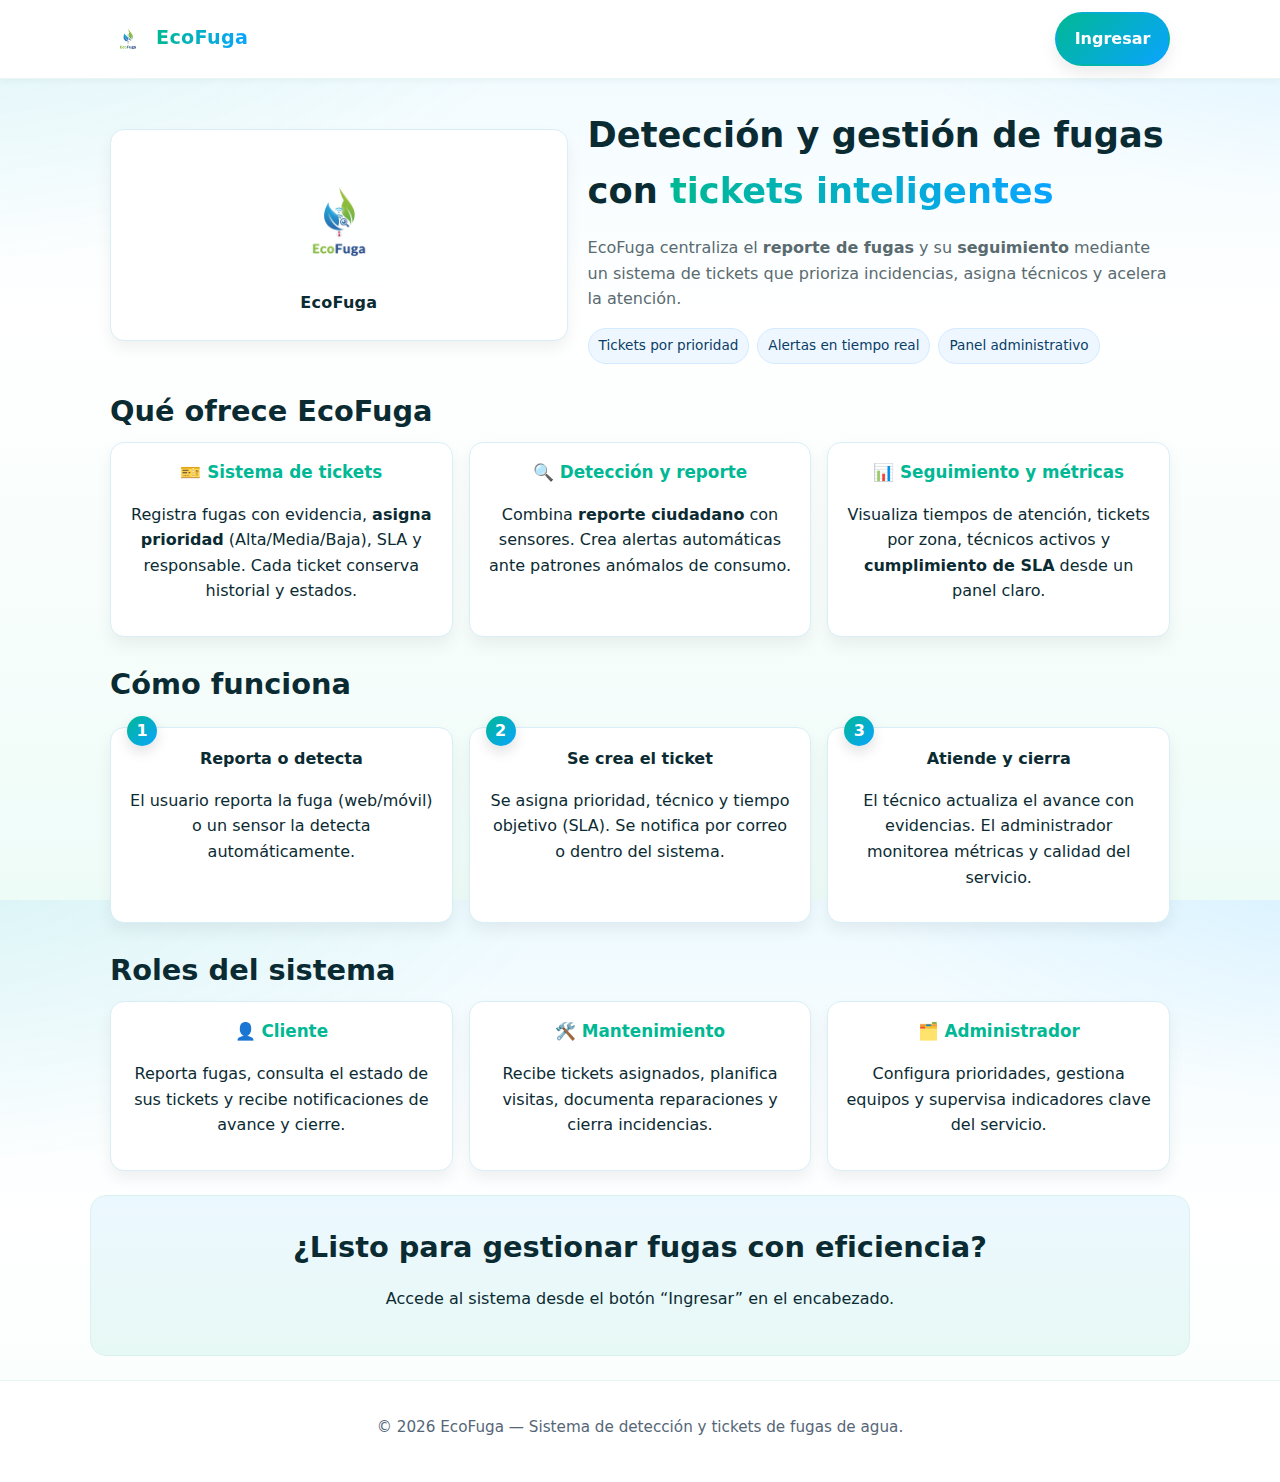
<file: Ecofuga10B-main/FrontEnd/index.html>
<!DOCTYPE html>
<html lang="es">
<head>
  <meta charset="UTF-8" />
  <meta name="viewport" content="width=device-width, initial-scale=1.0" />
  <title>EcoFuga | Sistema de Detección de Fugas y Tickets</title>
  <link rel="stylesheet" href="styles.css" />
  <meta name="description" content="EcoFuga: Reporta y gestiona fugas de agua con un sistema de tickets, panel de seguimiento y roles para clientes, administradores y técnicos.">
<link rel="manifest" href="manifest.webmanifest">
<meta name="theme-color" content="#0aa4ff">
<!-- Favicon para navegadores -->
<link rel="icon" href="icons/icon-72.png" type="image/png">

</head>
<body>
  <!-- Encabezado -->
  <header class="site-header">
    <div class="header-inner">
      <div class="header-brand">
        <!-- ========= LÍNEA PARA CAMBIAR SOLO LA RUTA DEL LOGO ========= -->
        <img class="logo" src="logotipo.jpg" alt="Logo EcoFuga" />
        <!-- ^ Cambia ÚNICAMENTE el valor de src para actualizar la imagen -->
        <span class="brand">EcoFuga</span>
      </div>

      <nav class="header-actions" aria-label="Acciones principales">
        <a class="btn btn-primary" href="auth.html">Ingresar</a>
      </nav>
    </div>
  </header>

  <main>
    <!-- HERO con logo grande en contenedor -->
    <section class="container hero" id="inicio">
      <div class="hero-grid">
        <div class="hero-media">
          <div class="hero-logo-card card">
            <!-- Si deseas, puedes usar la MISMA imagen del header aquí también -->
            <img class="hero-logo" src="logotipo.jpg" alt="Logo EcoFuga">
            <p class="hero-logo-caption">EcoFuga</p>
          </div>
        </div>

        <div class="hero-copy">
          <h1>Detección y gestión de fugas con <span class="grad">tickets inteligentes</span></h1>
          <p class="lead">
            EcoFuga centraliza el <strong>reporte de fugas</strong> y su <strong>seguimiento</strong> mediante un
            sistema de tickets que prioriza incidencias, asigna técnicos y acelera la atención.
          </p>
          <!-- Se retiraron los botones del hero para evitar duplicados -->
          <ul class="hero-badges">
            <li class="badge">Tickets por prioridad</li>
            <li class="badge">Alertas en tiempo real</li>
            <li class="badge">Panel administrativo</li>
          </ul>
        </div>
      </div>
    </section>

    <!-- QUÉ OFRECE -->
    <section class="container" id="ofrece" aria-labelledby="ofrece-title">
      <h2 id="ofrece-title">Qué ofrece EcoFuga</h2>
      <div class="grid-3">
        <article class="card">
          <h3>🎫 Sistema de tickets</h3>
          <p>Registra fugas con evidencia, <strong>asigna prioridad</strong> (Alta/Media/Baja), SLA y responsable. Cada ticket conserva historial y estados.</p>
        </article>
        <article class="card">
          <h3>🔍 Detección y reporte</h3>
          <p>Combina <strong>reporte ciudadano</strong> con sensores. Crea alertas automáticas ante patrones anómalos de consumo.</p>
        </article>
        <article class="card">
          <h3>📊 Seguimiento y métricas</h3>
          <p>Visualiza tiempos de atención, tickets por zona, técnicos activos y <strong>cumplimiento de SLA</strong> desde un panel claro.</p>
        </article>
      </div>
    </section>

    <!-- CÓMO FUNCIONA (con botón "Ver qué ofrecemos" a un costado) -->
    <section class="container" id="como-funciona" aria-labelledby="como-title">
      <div class="section-head">
        <h2 id="como-title">Cómo funciona</h2>
      </div>

      <div class="steps">
        <div class="step card">
          <span class="step-num">1</span>
          <h4>Reporta o detecta</h4>
          <p>El usuario reporta la fuga (web/móvil) o un sensor la detecta automáticamente.</p>
        </div>
        <div class="step card">
          <span class="step-num">2</span>
          <h4>Se crea el ticket</h4>
          <p>Se asigna prioridad, técnico y tiempo objetivo (SLA). Se notifica por correo o dentro del sistema.</p>
        </div>
        <div class="step card">
          <span class="step-num">3</span>
          <h4>Atiende y cierra</h4>
          <p>El técnico actualiza el avance con evidencias. El administrador monitorea métricas y calidad del servicio.</p>
        </div>
      </div>
    </section>

    <!-- ROLES -->
    <section class="container" id="roles" aria-labelledby="roles-title">
      <h2 id="roles-title">Roles del sistema</h2>
      <div class="grid-3">
        <article class="card">
          <h3>👤 Cliente</h3>
          <p>Reporta fugas, consulta el estado de sus tickets y recibe notificaciones de avance y cierre.</p>
        </article>
        <article class="card">
          <h3>🛠️ Mantenimiento</h3>
          <p>Recibe tickets asignados, planifica visitas, documenta reparaciones y cierra incidencias.</p>
        </article>
        <article class="card">
          <h3>🗂️ Administrador</h3>
          <p>Configura prioridades, gestiona equipos y supervisa indicadores clave del servicio.</p>
        </article>
      </div>
    </section>

    <!-- CTA final (sin botón para evitar duplicados) -->
    <section class="container cta" aria-labelledby="cta-title">
      <h2 id="cta-title">¿Listo para gestionar fugas con eficiencia?</h2>
      <p>Accede al sistema desde el botón “Ingresar” en el encabezado.</p>
    </section>
  </main>

  <footer class="site-footer">
    <p>© <span id="y"></span> EcoFuga — Sistema de detección y tickets de fugas de agua.</p>
  </footer>

  <script>
    document.getElementById('y').textContent = new Date().getFullYear();
  </script>
<script>
if ('serviceWorker' in navigator) {
  window.addEventListener('load', async () => {
    try {
      const reg = await navigator.serviceWorker.register('./sw.js', { scope: './' });
      console.log("✅ Service Worker registrado correctamente:", reg.scope);

      // Mostrar aviso si hay nueva versión
      reg.addEventListener('updatefound', () => {
        const nw = reg.installing;
        nw?.addEventListener('statechange', () => {
          if (nw.state === 'installed' && navigator.serviceWorker.controller) {
            const banner = document.createElement('div');
            banner.style.cssText =
              "position:fixed;left:16px;right:16px;bottom:16px;padding:12px;border-radius:12px;background:#0aa4ff;color:#fff;display:flex;justify-content:space-between;align-items:center;gap:12px;z-index:9999;box-shadow:0 10px 20px rgba(0,0,0,.2)";
            banner.innerHTML = "<span>Hay una actualización disponible.</span>";
            const btn = document.createElement('button');
            btn.textContent = "Actualizar";
            btn.style.cssText =
              "background:#00b894;color:#fff;border:none;border-radius:10px;padding:8px 12px;font-weight:700;cursor:pointer";
            btn.onclick = () => nw.postMessage({ type: 'SKIP_WAITING' });
            banner.appendChild(btn);
            document.body.appendChild(banner);
            navigator.serviceWorker.addEventListener('controllerchange', () =>
              location.reload()
            );
          }
        });
      });
    } catch (err) {
      console.error("❌ Error al registrar el Service Worker:", err);
    }
  });
}
</script>


</body>
</html>
</file>
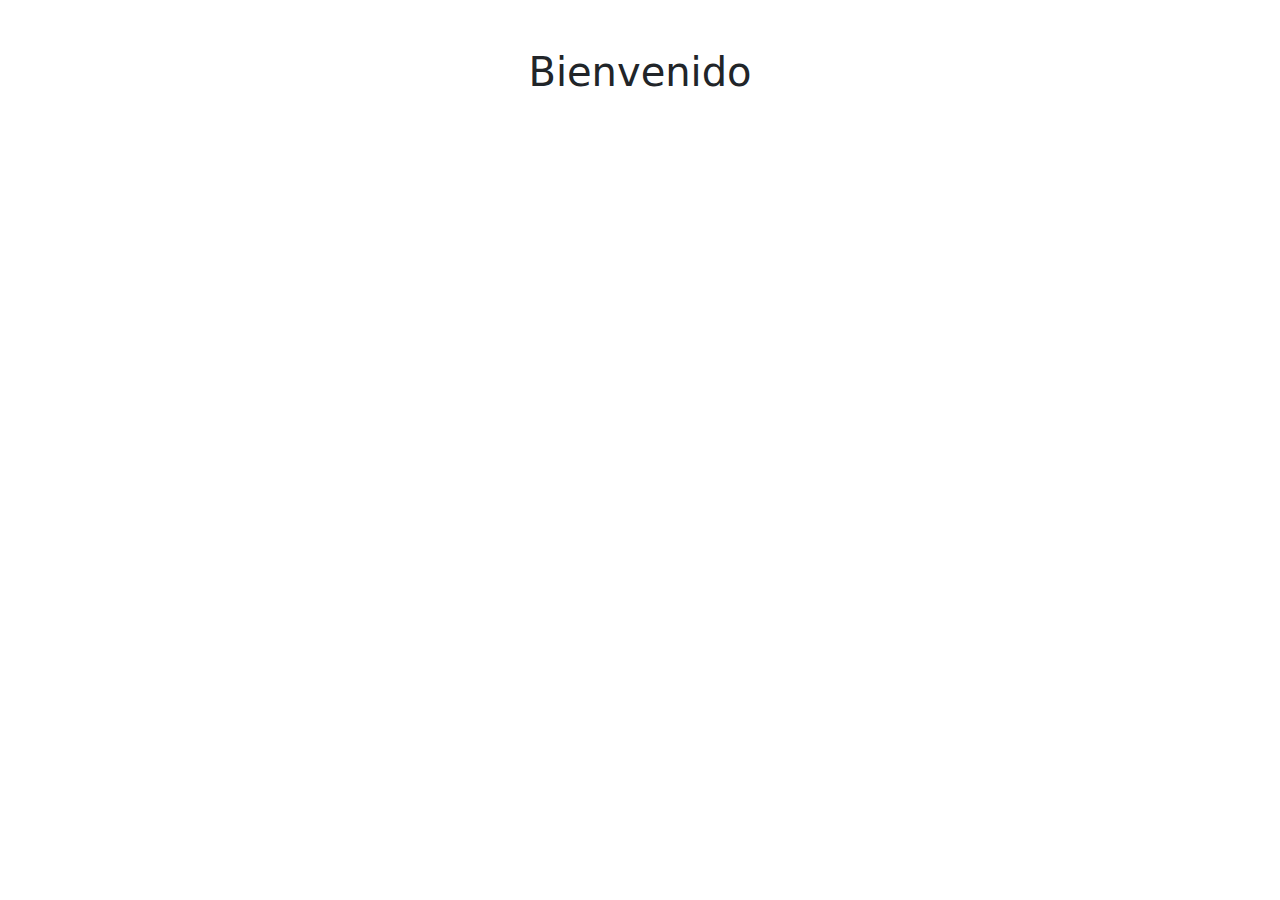
<file: FrontEnd/bienvenido.html>
<!DOCTYPE html>
<html lang="es">
<head>
    <meta charset="UTF-8">
    <meta name="viewport" content="width=device-width, initial-scale=1.0">
    <title>Bienvenido</title>
    <link href="https://cdn.jsdelivr.net/npm/bootstrap@5.3.0/dist/css/bootstrap.min.css" rel="stylesheet">
</head>
<body>
    <div class="container mt-5 text-center">
        <h1>Bienvenido</h1>
    </div>
</body>
</html>
</file>
<file: Ecofuga10B-main/FrontEnd/styles.css>
:root {
  --green: #00b894;
  --blue: #0aa4ff; /* un poco más azul */
  --ink: #0b2b33;
  --bg: #f6fdff;   /* base clara con tinte azul */
  --muted: #5a6b70;
  --card: #ffffff;
  --line: #d9eef7;
  --shadow: 0 8px 16px rgba(0,0,0,.06);
}

* { box-sizing: border-box; }
html, body { height: 100%; }
body {
  margin: 0;
  font-family: system-ui, -apple-system, Segoe UI, Roboto, Arial, sans-serif;
  color: var(--ink);
  background:
    radial-gradient(1200px 600px at -10% -10%, rgba(0,184,148,.10), transparent 60%),
    radial-gradient(1000px 500px at 110% -10%, rgba(10,164,255,.12), transparent 60%),
    linear-gradient(180deg, #eefaff, #ffffff 35%, #eefcf8 100%);
  line-height: 1.6;
  text-rendering: optimizeLegibility;
}

/* -------- Header -------- */
.site-header {
  position: sticky;
  top: 0;
  z-index: 50;
  background: #fff;
  border-bottom: 1px solid #e7f7f2;
  box-shadow: 0 2px 6px rgba(0,0,0,.04);
}
.header-inner {
  max-width: 1100px;
  margin: 0 auto;
  padding: 12px 20px;
  display: flex;
  align-items: center;
  justify-content: space-between;
  gap: 12px;
}
.header-brand { display: flex; align-items: center; gap: 10px; }
.logo { width: 36px; height: 36px; border-radius: 8px; object-fit: contain; background: #fff; }
.brand {
  font-weight: 800;
  background: linear-gradient(90deg, var(--green), var(--blue));
  -webkit-background-clip: text;
  background-clip: text;
  color: transparent;
  letter-spacing: .3px;
  font-size: 1.2rem;
}
.header-actions { display: flex; gap: 8px; }

/* -------- Contenedores base -------- */
.container {
  max-width: 1100px;
  margin: 24px auto;
  padding: 0 20px;
}
.card {
  background: var(--card);
  border: 1px solid var(--line);
  border-radius: 14px;
  padding: 16px;
  box-shadow: var(--shadow);
  transition: transform .2s ease, box-shadow .2s ease;
}
.card:hover { transform: translateY(-4px); box-shadow: 0 14px 28px rgba(0,0,0,.08); }

h1, h2, h3, h4 { margin: 0 0 .5rem; }
h2 { font-size: clamp(1.4rem, 2vw + 1rem, 1.8rem); }
h3 { font-size: 1.05rem; color: var(--green); }
.lead { color: var(--muted); }

/* -------- Botones -------- */
.btn {
  display: inline-block;
  padding: .75rem 1.1rem;
  border-radius: 999px; /* más ovalado */
  text-decoration: none;
  font-weight: 700;
  transition: transform .15s ease, box-shadow .2s ease, background .2s ease, color .2s ease, border-color .2s ease;
  border: 2px solid transparent;
}
.btn-primary {
  color: #fff;
  background: linear-gradient(135deg, var(--green), var(--blue));
  box-shadow: 0 8px 16px rgba(0,0,0,.08);
}
.btn-primary:hover { transform: translateY(-2px); box-shadow: 0 12px 20px rgba(0,0,0,.12); }

.btn-outline {
  color: var(--ink);
  border-color: #cfeaf8;
  background: #fff;
}
.btn-outline:hover { border-color: var(--blue); color: var(--blue); }

.btn-ghost {
  background: transparent;
  border: 2px solid #d9f2ee;
  color: var(--ink);
}
.btn-ghost:hover { border-color: var(--green); color: var(--green); }

.btn-lg { padding: .9rem 1.25rem; font-size: 1.05rem; }
.small { padding: .5rem .8rem; font-size: .9rem; }

/* -------- HERO -------- */
.hero { margin-top: 28px; }
.hero-grid {
  display: grid;
  grid-template-columns: 1.1fr 1.4fr;
  gap: 20px;
  align-items: center;
}
.grad { background: linear-gradient(90deg, var(--green), var(--blue)); -webkit-background-clip: text; background-clip: text; color: transparent; }
.hero-logo-card { text-align: center; padding: 24px; }
.hero-logo { width: 120px; height: 120px; display: block; margin: 8px auto; object-fit: contain; }
.hero-logo-caption { margin: 8px 0 0; font-weight: 700; letter-spacing: .3px; }
.hero-copy h1 { font-size: clamp(1.6rem, 2.2vw + 1rem, 2.2rem); }
.hero-badges { list-style: none; padding: 0; margin: 12px 0 0; display: flex; gap: 8px; flex-wrap: wrap; }
.badge {
  background: #eef7ff; /* más azul */
  color: #0a3d66;
  border: 1px solid #d3eaff;
  border-radius: 999px;
  padding: 6px 10px;
  font-size: .85rem;
}

/* -------- Grids -------- */
.grid-3 {
  display: grid;
  gap: 16px;
  grid-template-columns: repeat(3, 1fr);
  text-align: center;
}
.steps {
  display: grid;
  grid-template-columns: repeat(3, 1fr);
  gap: 16px;
  text-align: center;
}
.step { position: relative; padding-top: 18px; }
.step-num {
  position: absolute; top: -12px; left: 16px;
  width: 30px; height: 30px; border-radius: 50%;
  display: grid; place-items: center;
  background: linear-gradient(135deg, var(--green), var(--blue));
  color: #fff; font-weight: 800;
  box-shadow: 0 6px 14px rgba(0,0,0,.12);
}

/* -------- Head de sección con botón al costado -------- */
.section-head {
  display: flex;
  align-items: center;
  justify-content: space-between;
  gap: 12px;
  margin-bottom: 12px;
}

/* -------- CTA -------- */
.cta {
  text-align: center;
  padding: 28px 20px;
  background: linear-gradient(180deg, rgba(10,164,255,.08), rgba(0,184,148,.08));
  border-radius: 16px;
  border: 1px solid #daf2ee;
}

/* -------- Footer -------- */
.site-footer {
  text-align: center;
  padding: 18px 20px 28px;
  background: #fff;
  color: #567;
  font-size: .95rem;
  border-top: 1px solid #e7f7f2;
}

/* -------- Responsive -------- */
@media (max-width: 980px) {
  .hero-grid { grid-template-columns: 1fr; }
}
@media (max-width: 820px) {
  .grid-3, .steps { grid-template-columns: 1fr; }
  .section-head { flex-direction: column; align-items: flex-start; }
}
</file>
